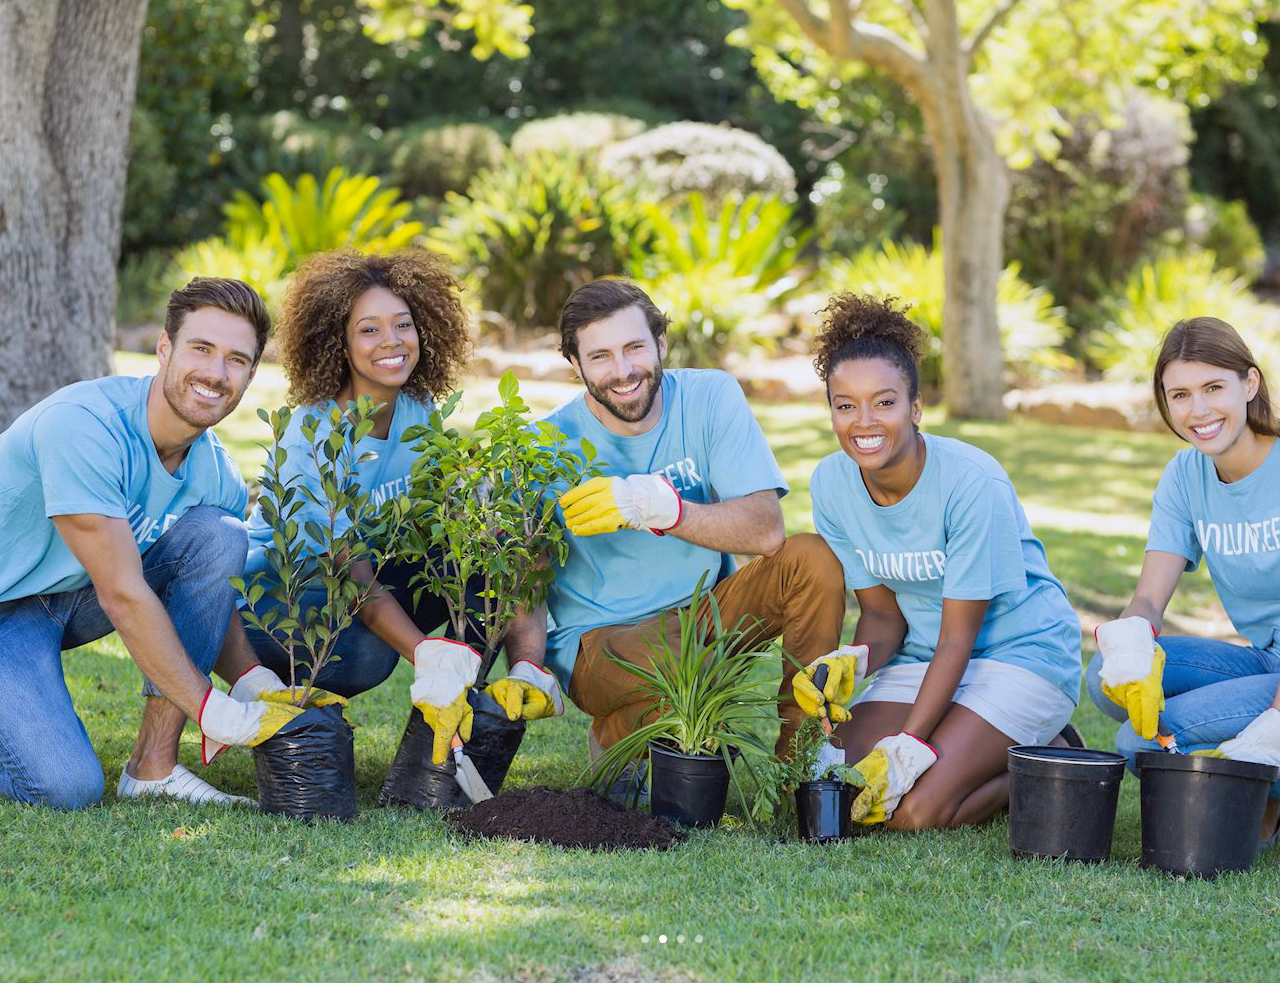
<file: HTML-Training-assignment/index.html>
<!DOCTYPE html>
<html>
<head>
    <meta name="viewport" content="width=device-width, initial-scale=1.0">
    <title>login page</title>
    <link rel="stylesheet" href="style.css">

</head>
<body>
    <div class="container">
        <div class="image">

        </div>
        <div class="part">
            <form action="" class="form">
                <p>Email Address</p>
                <input type="email" name="email" class="box">
                <p>Password</p>
                <input type="password" name="password" class="box">
                <input type="submit" value="Login" id="submit" >
                <a href="#" class="password">Lost your password?</a>
                <div class="account">
                    <p>Don't have an account?</p><a href="#">Create an account</a>
                </div>
                <a href="#" class="privacy">Privacy Policy</a>
            </form>
        </div>
    </div>
</body>
</html>
</file>
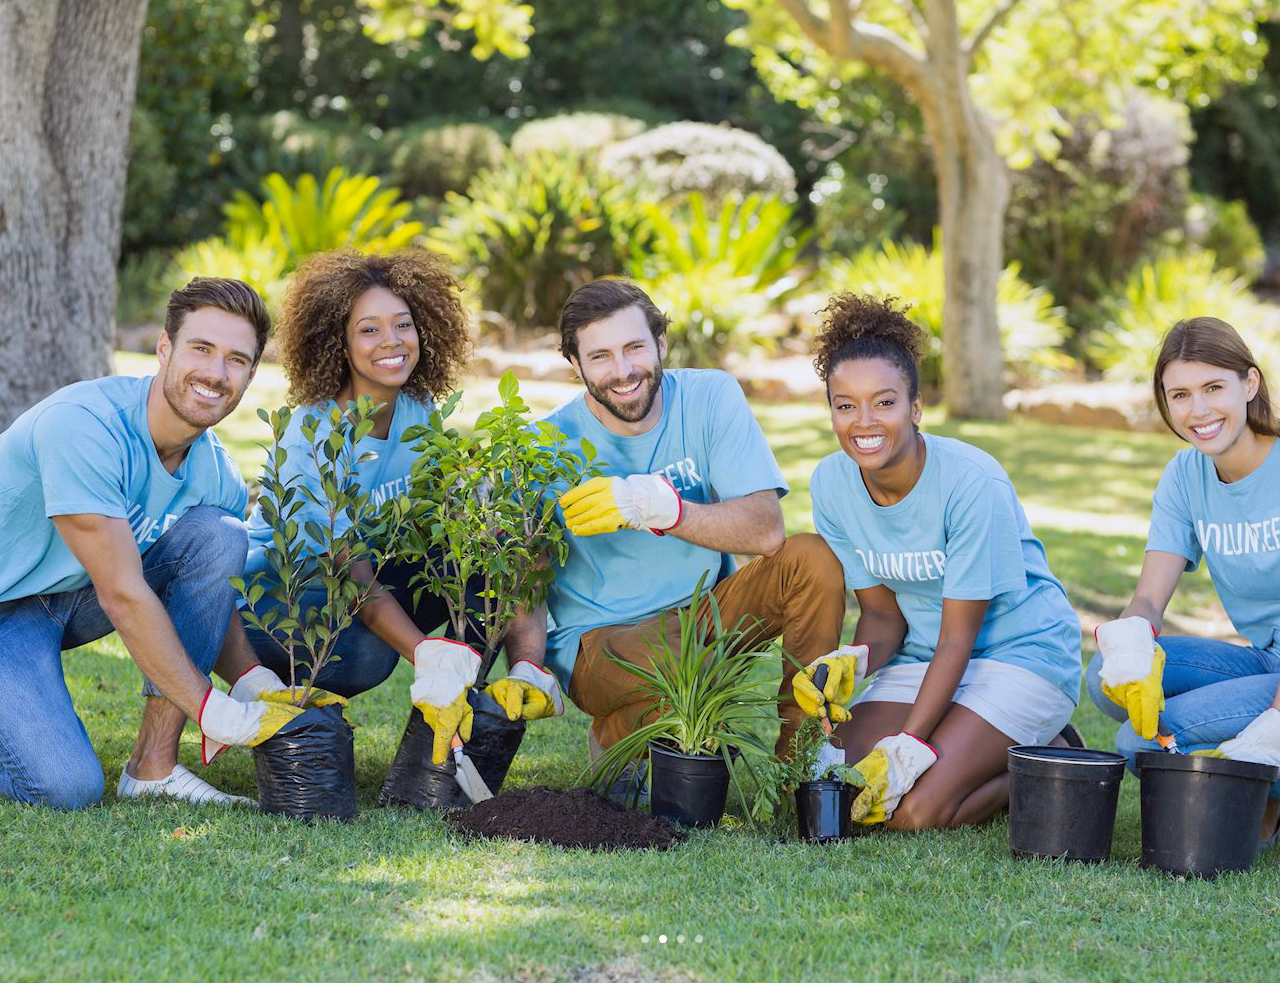
<file: HTML-Training-assignment/forgot_password.html>
<!DOCTYPE html>
<html>
<head>
    <meta name="viewport" content="width=device-width, initial-scale=1.0">
    <title>login page</title>
    <link rel="stylesheet" href="style1.css">
</head>
<body>
    <div class="container">
        <div class="image">

        </div>
        <div class="part">
            <form action="" class="form">
                <p2>Forgot Password</p2>
                <p>Enter your email address you've using for your account below and we will send you a password reset link</p>
                <p1>Email Address</p1>
                <input type="text" class="email" placeholder="Enter your email address...">
                <input type="submit" value="Reset my Password" id="submit" >
                <a href="#" class="login">Login</a>
                <a href="#" class="privacy">Privacy Policy</a>
            </form>
        </div>
</body>
</html>
</file>
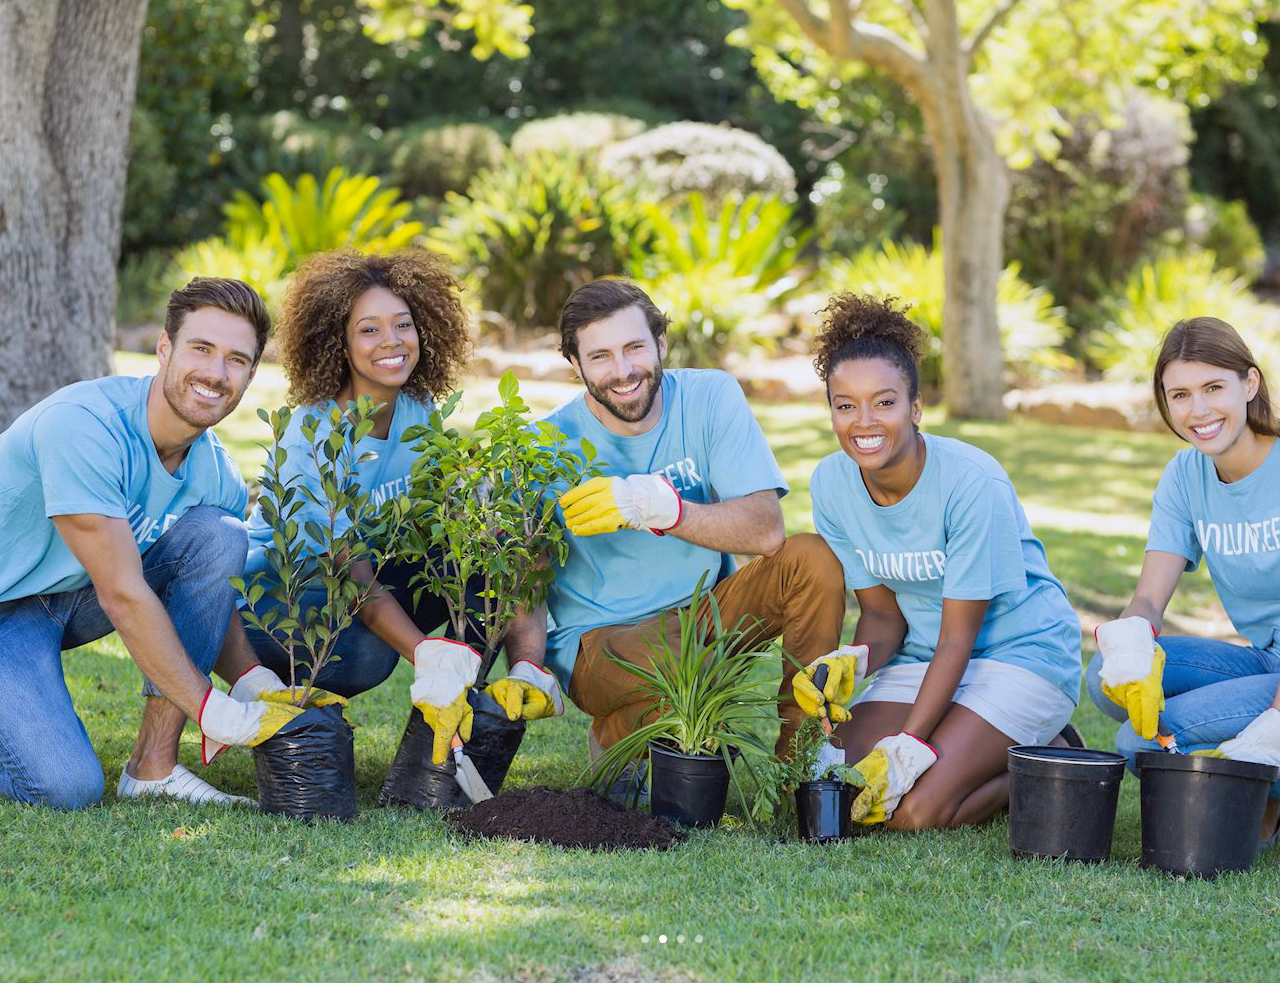
<file: HTML-Training-assignment/registration.html>
<!DOCTYPE html>
<html>
<head>
    <meta name="viewport" content="width=device-width, initial-scale=1.0">
    <title>login page</title>
    <link rel="stylesheet" href="style2.css">
</head>
<body>
    <div class="container">
        <div class="image">

        </div>
        <div class="part">
            <form action="" class="form">
                <p1>First Name</p1>
                <input type="text" class="box">
                <p1>Last Name</p1>
                <input type="number" class="box">
                <p1>Phone Number</p1>
                <input type="text" class="box">
                <p1>Email Address</p1>
                <input type="text" class="box">
                <p1>Password</p1>
                <input type="text" class="box">
                <p1>Confirm Password</p1>
                <input type="text" class="box">
                <input type="submit" value="Register" id="submit">
                <a href="#" class="lostPassword">Lost your Password?</a>
                <div class="login">
                    <p>Already registered?</p>
                    <a href="#">Login now</a>
                </div>
                <a href="#" class="privacy">Privacy Policy</a>
            </form>
        </div>
    </div>
</body>
</html>
</file>
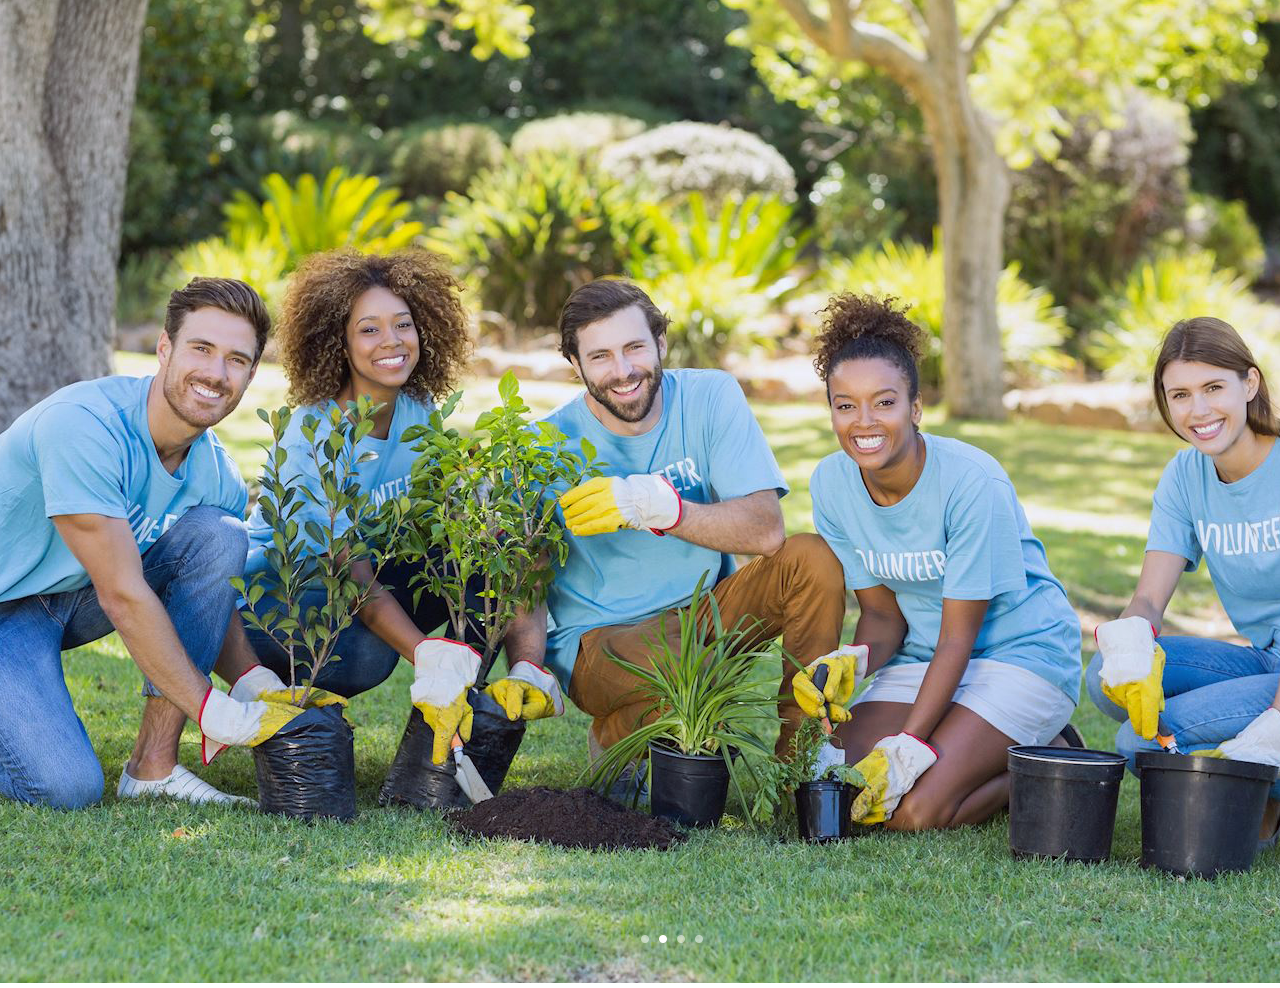
<file: HTML-Training-assignment/reset_password.html>
<!DOCTYPE html>
<html>
<head>
    <meta name="viewport" content="width=device-width, initial-scale=1.0">
    <title>login page</title>
    <link rel="stylesheet" href="style3.css">
</head>
<body>
    <div class="container">
        <div class="image">

        </div>
        <div class="part">
            <form action="" class="form">
                <p>New Password</p>
                <p1>Please enter a new password in the fields below.</p1>
                <p2>New Password</p2>
                <input type="text" class="box" name="NewPassword">
                <p3>Confirm New Password</p3>
                <input type="text" class="box" name="Confirm">
                <input type="submit" value="Change Password" id="submit">
                <a href="#" class="Login">Login</a>
            </form>
            <a href="#" class="privacy">Privacy Policy</a>
        </div>
    </div>
</body>
</html>
</file>
<file: HTML-Training-assignment/style.css>
*{
    margin: 0;
    padding: 0;
    box-sizing: border-box;
}

@font-face {
    font-family: NotoSans-Light;
    src: url("Noto_Sans/NotoSans-Light.ttf");
}

@font-face {
    font-family: NotoSans-Regular;
    src: url("Noto_Sans/NotoSans-Regular.ttf");
}


.container > .image {
    width: 1344px;
    height: 983px; 
    background-image: url("images/CI-Platform-Assets/login.png");
    background-position: left;
    background-size: cover;
    background-position: relative; 
    display: flex;
    
}

.part {
    top: 0px;
    left: 1344px;
    width: 576px;
    height: 983px;
    position: absolute;
    display: flex;
}

.form {
    top: 319px;
    left: 87px;
    right: 87px;
    width: 402px;
    height: 344px;
    position: relative; 
    overflow: hidden;
   /* margin: 319px 87px 321px 87px;*/
}
.form p{
    font-size: 16px;
    font-family: 'NotoSans-Light';
    margin-bottom: 8px;
    color: #414141;
}
.box {
    height: 56px;
    width: 401px;
    margin-bottom: 23px;
    border: 1px solid #2B64B1;
    border-radius: 3px;
    background: #FFFFFF 0% 0% no-repeat padding-box;
}
#submit {
    width: 401px;
    height: 48px;
    background: #F8863400 0% 0% no-repeat padding-box;
    border: 2px solid #F88634;
    border-radius: 24px;
    font-size: 17px;
    font-family: 'NotoSans-Regular';
    color: #F88634;
    margin-bottom: 17px;
}
#submit:hover{
    cursor: pointer;
    background-color: #F88634;
    color: white;
}
.form a.password {
    color: #414141;
    font-family: 'NotoSans-Light';
    font-size: 14px;
    text-align: center;
    text-decoration: none;
    left: 137px;
    position: relative;
}

.account {
    margin-left: 68px;
    margin-right: 68px;
    margin-top: 16px;
    width: 266px;
    height: 19px;
    text-align: left;
    letter-spacing: 0px;
    font-size: 0px;
    display: flex;
}

.account p{
    text-align: left;
    letter-spacing: 0px;
    color: #414141;
    font-family: 'NotoSans-Light';
    font-size: 14px;
    display: inline-block;
}

.account a{
    color: #2B64B1;
    font-family: 'NotoSans-Light';
    font-size: 14px;
    text-align: left;
    text-decoration: none;
}
.form a.privacy{
    top: 227px;
    left: 158px;
    width: 113px;
    height: 19px;
    text-align: center;
    color: #414141;
    font-size: 14px;
    font-family: 'NotoSans-Light';
    text-decoration: none;
    position: relative;
    display: flex;
    /*margin: 889.5px 245px 74.5px 218px;*/
}
</file>
<file: HTML-Training-assignment/style1.css>
*{
    margin: 0;
    padding: 0;
    box-sizing: border-box;
}

@font-face {
    font-family: NotoSans-Regular;
    src: url("Noto_Sans/NotoSans-Regular.ttf");
}

@font-face {
    font-family: NotoSans-Light;
    src: url("Noto_Sans/NotoSans-Light.ttf");
}

.container > .image {
    width: 1344px;
    height: 983px; 
    background-image: url("images/CI-Platform-Assets/login.png");
    background-position: left;
    background-size: cover;
    background-position: relative; 
    display: flex;
    
}

.part {
    top: 0px;
    left: 1344px;
    width: 576px;
    height: 983px;
    position: absolute;
    display: flex;
}

.form {
    top: 389px;
    left: 87px;
    right: 87px;
    width: 402px;
    height: 303px;
    position: relative; 
    overflow: hidden;
}

.form p2{
    top: 0px;
    left: 114px;
    height: 30px;
    text-align: left;
    color: #414141;
    font-size: 22px;
    font-family: 'NotoSans-Regular';
    position: relative;
}

.form p{
    text-align: center;
    font-size: 14px;
    font-family: 'NotoSans-Light';
    margin-top: 5px;
    margin-bottom: 32px;
}

.form p1{
    text-align: left;
    font-size: 16px;
    font-family: 'NotoSans-Light';
}

.email{
    width: 401px;
    height: 56px;
    background: #FFFFFF 0% 0% no-repeat padding-box;
    box-shadow: 0.97px 0.26px 3px #0000000D;
    border: 1px solid #D9D9D9;
    border-radius: 3px;
    margin-top: 8px;
}

.email::placeholder {
    font-size: 16px;
    font-family: 'NotoSans-Regular';
    text-emphasis: none;
    padding-left: 15px;
    color:#414141;
}

#submit {
    width: 401px;
    height: 48px;
    background: #F8863400 0% 0% no-repeat padding-box;
    border: 2px solid #F88634;
    border-radius: 24px;
    font-size: 17px;
    font-family: 'NotoSans-Regular';
    color: #F88634;
    margin-top: 30px;
    margin-bottom: 17px;
}

#submit:hover{
    cursor: pointer;
    background-color: #F88634;
    color: white;
}

.login{
    font-size: 14px;
    font-family: 'NotoSans-Light';
    text-decoration: none;
    left: 184px;
    margin-top: 17px;
    position: relative;
    color: #414141;
    text-align: center;
    width: 36px;
    height: 19px;
}

.privacy{
    font-size: 14px;
    font-family: 'NotoSans-Light';
    text-decoration: none;
    left: 158px;
    top: 196px;
    position: relative;
    color: #414141;
    text-align: left;
    width: 117px;
    height: 19px;
    display: block;
}
</file>
<file: HTML-Training-assignment/style2.css>
*{
    margin: 0;
    padding: 0;
    box-sizing: border-box;
}

@font-face {
    font-family: NotoSans-Regular;
    src: url("Noto_Sans/NotoSans-Regular.ttf");
}

@font-face {
    font-family: NotoSans-Light;
    src: url("Noto_Sans/NotoSans-Light.ttf");
}

.container > .image {
    width: 1344px;
    height: 983px; 
    background-image: url("images/CI-Platform-Assets/login.png");
    background-position: left;
    background-size: cover;
    background-position: relative; 
    display: flex;
    
}

.part{
    top: 0px;
    left: 1344px;
    width: 576px;
    height: 983px;
    position: absolute;
    display: flex;
}

.form{
    top: 100px;
    left: 78px;
    width: 417px;
    height: 744px;
    right: 81px;
    position: relative;
}

.form p1{
    font-size: 16px;
    font-family: 'NotoSans-Light';
    color: #414141;
}

.box{
    height: 56px;
    width: 401px;
    margin-bottom: 23px;
    border: 1px solid #2B64B1;
    border-radius: 3px;
    background: #FFFFFF 0% 0% no-repeat padding-box;
    margin-top: 8px;
}

#submit {
    width: 401px;
    height: 48px;
    background: #F8863400 0% 0% no-repeat padding-box;
    border: 2px solid #F88634;
    border-radius: 24px;
    font-size: 17px;
    font-family: 'NotoSans-Regular';
    color: #F88634;
    margin-bottom: 17px;
}
#submit:hover{
    cursor: pointer;
    background-color: #F88634;
    color: white;
}

.lostPassword{
    color:#414141;
    font-family: 'NotoSans-Light';
    font-size: 14px;
    text-align: center;
    text-decoration: none;
    left: 137px;
    position: relative;
}

.login{
    width: 191px;
    height: 19px;
    margin-top: 17px;
    left: 121px;
    display: flex;
    position: relative;
    margin-bottom: 62px;
}

.login p{
    color: #414141;
    font-size: 14px;
    text-align: left;
    text-decoration: none;
    font-family: 'NotoSans-Light';
    position: relative;
}

.login a{
    color: #2B64B1;
    font-size: 14px;
    text-align: left;
    text-decoration: none;
    font-family: 'NotoSans-Light';
    position: relative;
}

.privacy{
    width: 100px;
    height: 15px;
    left: 169px;
    position: relative;
    text-decoration: none;
    color: #414141;
    font-size: 14px;
    display: block;
    font-family: 'NotoSans-Light';
}
</file>
<file: HTML-Training-assignment/style3.css>
*{
    margin: 0;
    padding: 0;
    box-sizing: border-box;
}

@font-face {
    font-family: NotoSans-Light;
    src: url("Noto_Sans/NotoSans-Light.ttf");
}

@font-face {
    font-family: NotoSans-Regular;
    src: url("Noto_Sans/NotoSans-Regular.ttf");
}

.container > .image {
    width: 1344px;
    height: 983px; 
    background-image: url("images/CI-Platform-Assets/login.png");
    background-position: left;
    background-size: cover;
    background-position: relative; 
    display: flex;
    
}

.part {
    top: 5px;
    left: 1344px;
    width: 576px;
    height: 983px;
    position: absolute;
}

.form {
    top: 343px;
    left: 87px;
    right: 87px;
    width: 402px;
    height: 396px;
    position: relative; 
    display: flex;
    flex-direction: column;
    overflow: hidden;
}

.form p{
    font-size: 22px;
    font-family: 'NotoSans-Regular';
    color: #414141;
    height: 30px;
    text-align: left;
    left: 125px;
    position: relative;
}

.form p1{
    font-size: 14px;
    font-family: 'NotoSans-Light';
    color: #414141;
    text-align: center;
    margin-top: 5px;
    position: relative;
}

.form p2{
    font-size: 16px;
    font-family: 'NotoSans-Light';
    text-align: left;
    margin-top: 31px;
}

.form p3{
    font-size: 16px;
    font-family: 'NotoSans-Light';
    text-align: left;
}
.box{
    height: 56px;
    width: 401px;
    margin-bottom: 25px;
    border: 1px solid #D9D9D9;
    border-radius: 3px;
    background: #FFFFFF 0% 0% no-repeat padding-box;
    box-shadow: 0.97px 0.26px 3px #0000000D;
    margin-top: 8px;
}

#submit {
    width: 401px;
    height: 48px;
    background: #F8863400 0% 0% no-repeat padding-box;
    border: 2px solid #F88634;
    border-radius: 24px;
    font-size: 17px;
    font-family: 'NotoSans-Regular';
    color: #F88634;
    margin-bottom: 17px;
}
#submit:hover{
    cursor: pointer;
    background-color: #F88634;
    color: white;
}

.Login{
    font-size: 14px;
    font-family: 'NotoSans-Light';
    text-decoration: none;
    left: 184px;
    position: relative;
    color: #414141;
    text-align: center;
    width: 36px;
    height: 19px;
}

.privacy{
    font-family: 'NotoSans-Light';
    font-size: 14px;
    color: #414141;
    text-decoration: none;
    position: relative;
    width: 128px;
    height: 19px;
    text-align: left;
    top: 491px;
    left: 245px;
    display: block;
}
</file>
